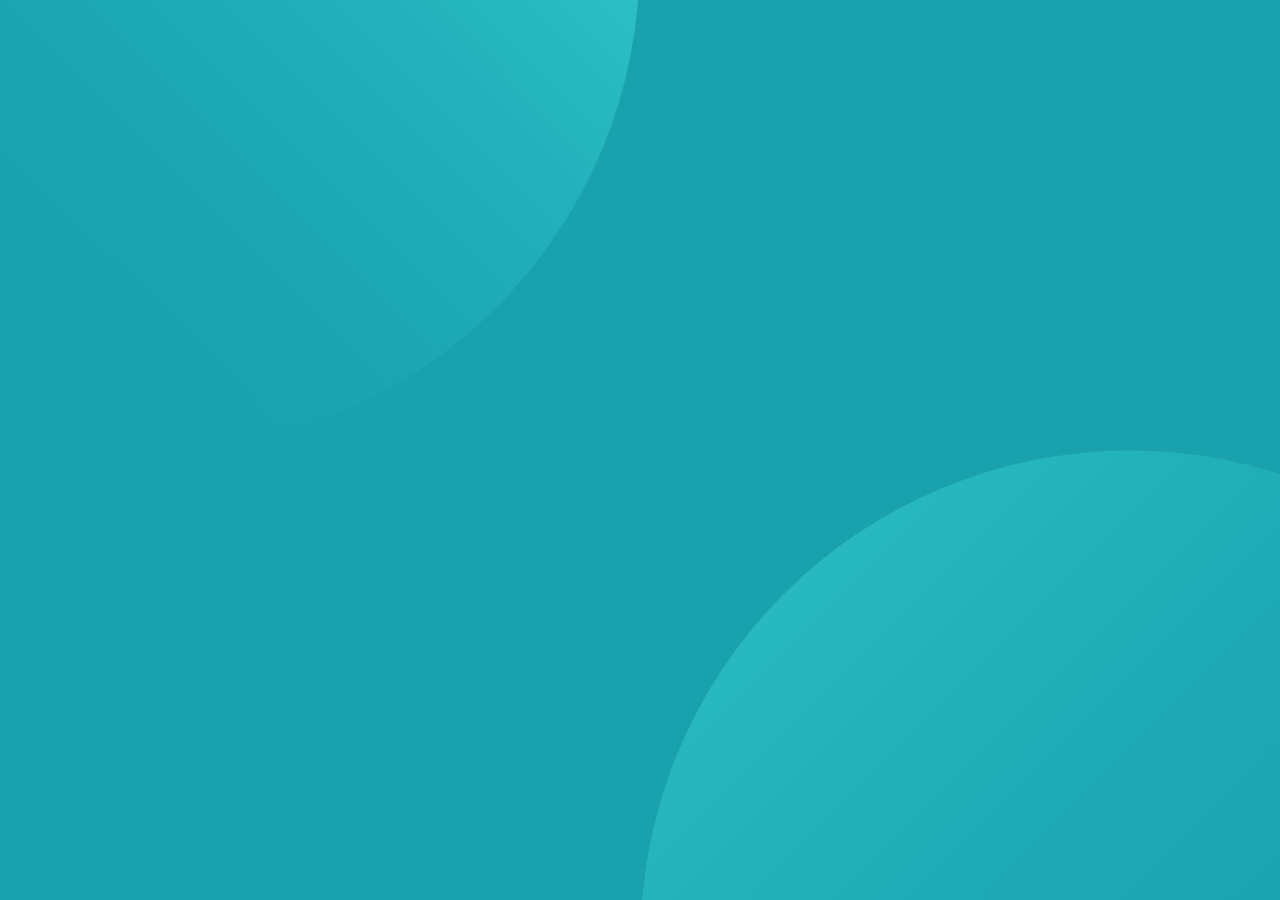
<file: Api-de-pokemon/index.html>
<!DOCTYPE html>
<html lang="es">

<head>
  <meta charset="UTF-8" />
  <meta name="viewport" content="width=device-width, initial-scale=1.0" />
  <title>Suscríbete ❤</title>

  <link rel="shortcut icon" href="./images/favicon-32x32.png" type="image/x-icon" />
  <link rel="preconnect" href="https://fonts.gstatic.com">
  <link href="https://fonts.googleapis.com/css2?family=Kumbh+Sans:wght@400;700&display=swap" rel="stylesheet">
  <link rel="stylesheet" href="./css/normalize.css">
  <link rel="stylesheet" href="./css/estilos.css" />
</head>

<body>
  <main class="flex"></main>
  <template id="template-card">
    <article class="card">
      <img src="./images/bg-pattern-card.svg" alt="" class="card-header" />
      <div class="card-body">
        <img src="./images/image-victor.jpg" alt="" class="card-body-img" />
        <h1 class="card-body-title">
          Victor charst
          <span>26</span>
        </h1>
        <p class="card-body-text">London</p>
      </div>
      <div class="card-footer">
        <div class="card-footer-social">
          <h3>80K</h3>
          <p>Ataque</p>
        </div>
        <div class="card-footer-social">
          <h3>803K</h3>
          <p>Especial</p>
        </div>
        <div class="card-footer-social">
          <h3>1.4K</h3>
          <p>Defensa</p>
        </div>
      </div>
    </article>
    <form action="">
      <input type="submit" value="Buscar" class="mostrar">
    </form>
  </template>
 
  <script src="js/app.js"></script>
</body>

</html>
</file>
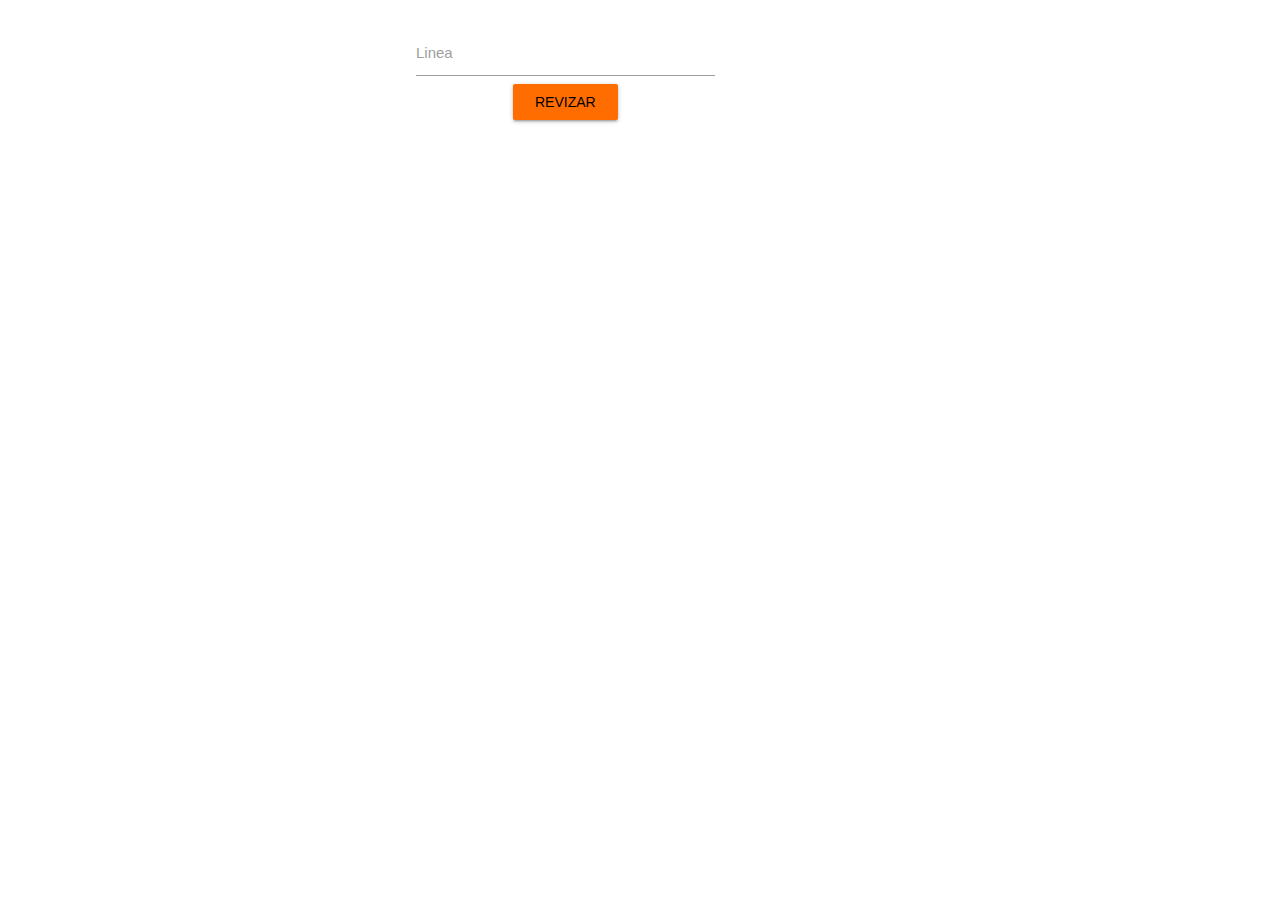
<file: buscador/index.html>
<!DOCTYPE html>
<html lang="en">

<head>
  <meta charset="UTF-8">
  <meta http-equiv="X-UA-Compatible" content="IE=edge">
  <meta name="viewport" content="width=device-width, initial-scale=1.0">
  <title>Materalize</title>
  <link href="https://fonts.googleapis.com/icon?family=Material+Icons" rel="stylesheet">
  <link rel="stylesheet" href="https://cdnjs.cloudflare.com/ajax/libs/materialize/1.0.0/css/materialize.min.css">
</head>


<body>
  <div class="container  ">
    <form class="section form">
      <div class="row ">
        <div class="col s4 center offset-s3 ">
          <div class="row">
            <div class="input-field ">
              <input id="Linea" type="text" class="validate form-text">
              <label for="Linea">Linea</label>
              <input class="waves-effect orange accent-4  btn pulse form-submit " value="Revizar" type="submit">
            </div>

          </div>
        </div>
      </div>
    </form>
    <div class="pintar">

    </div>
      <template id="template">
    <div class="container  ">
      <div class="row center">
        <div class="col s12 m10  ">
          <div class="card  orange accent-4 ">
            <div class="card-imgen">
              <img width="100%">
              <h3 class="card-titlte"></h3>
            </div>
            <div class="card-content white-text">
              <h5></h5>
              <h5></h5>
              <h5></h5>
              <h5></h5>
              <h5></h5>
            </div>
          </div>
        </div> 
      </template>

    <!-- <div class="container  ">
      <div class="row center">
        <div class="col s12 m10  ">
          <div class="card  orange accent-4 ">
            <div class="card-imgen">
              <img width="100%"
                src="[data-uri]"
                alt="" srcset="">
              <h3 class="card-titlte">Spark</h3>
            </div>
            <div class="card-content white-text">
              <h5>Presion LLantas Delanteras = 35</h5>
              <h5>Presion LLantas Traseras = 35</h5>
              <h5>Presion LLanta de repuesto = 35</h5>
              <h5>Cilindraje = 358552</h5>
              <h5>Carroseria = MonoCasco</h5>
            </div>
          </div>
        </div> -->

      </div>
    </div>

  </div>

  <script src="https://cdnjs.cloudflare.com/ajax/libs/materialize/1.0.0/js/materialize.min.js"></script>
  <script src="js/index.js" type="module"></script>
</body>

</html>
</file>
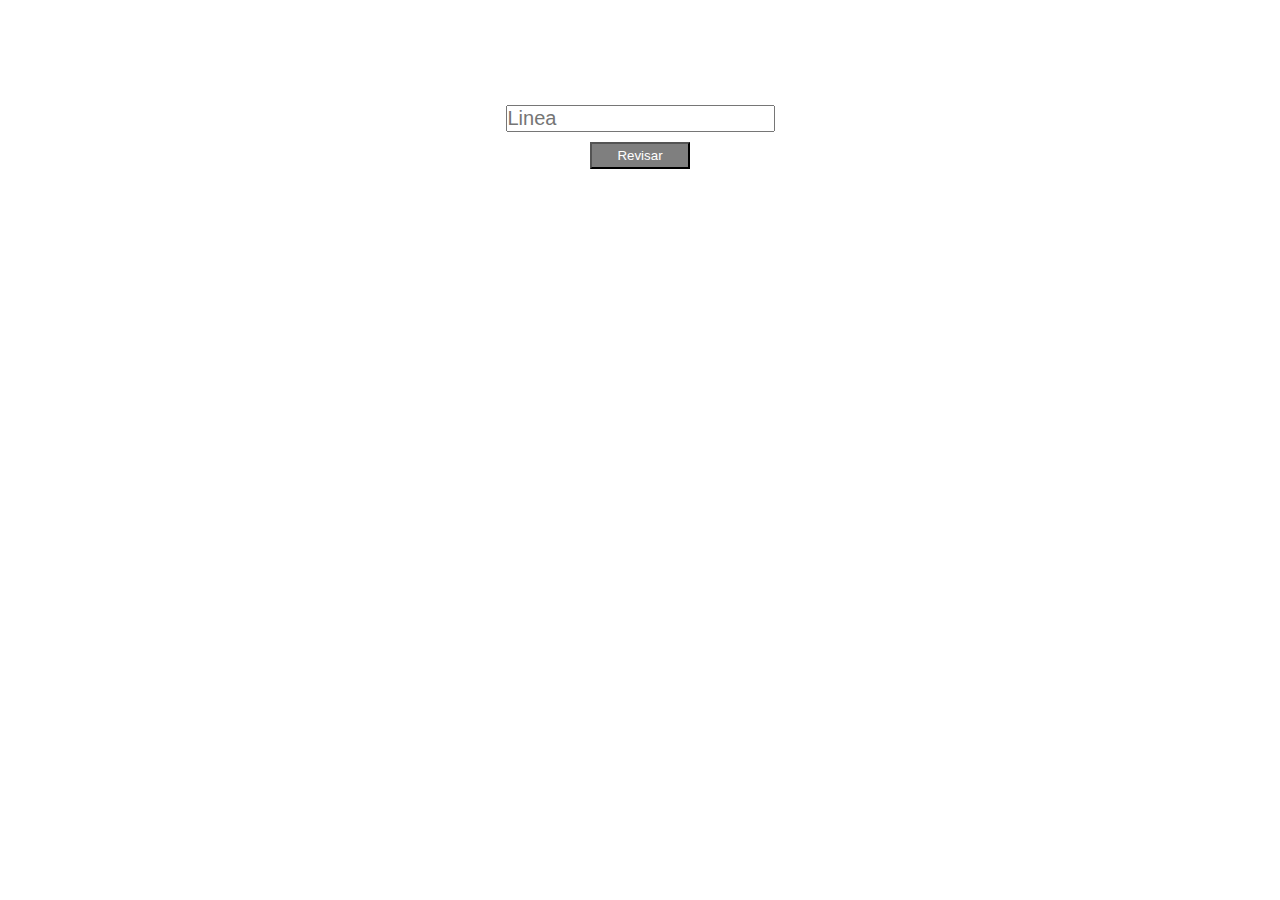
<file: inge/index.html>
<!DOCTYPE html>
<html lang="en">

<head>
  <meta charset="UTF-8">
  <meta http-equiv="X-UA-Compatible" content="IE=edge">
  <meta name="viewport" content="width=device-width, initial-scale=1.0">
  <title>Formulario</title>
  <link rel="stylesheet" href="style.css">
</head>

<body>
  <div class="container">
    <form action="" class="form">
      <input type="text" value="" placeholder="Linea" class="form-text" id="text">
      <input type="submit" value="Revisar" class="form-submit">
    </form>
  </div>
  <div class="pintar">

  </div>
  <template id="template">
    <img>
    <div class="datos">
      <h2> </h2>
      <h2> </h2>
      <h2> </h2>
      <h2> </h2>
      <h2></h2>
      <h2> </h2>
    </div>
  </template>
  <script src="js/index.js" type="module"></script>
</body>

</html>
</file>
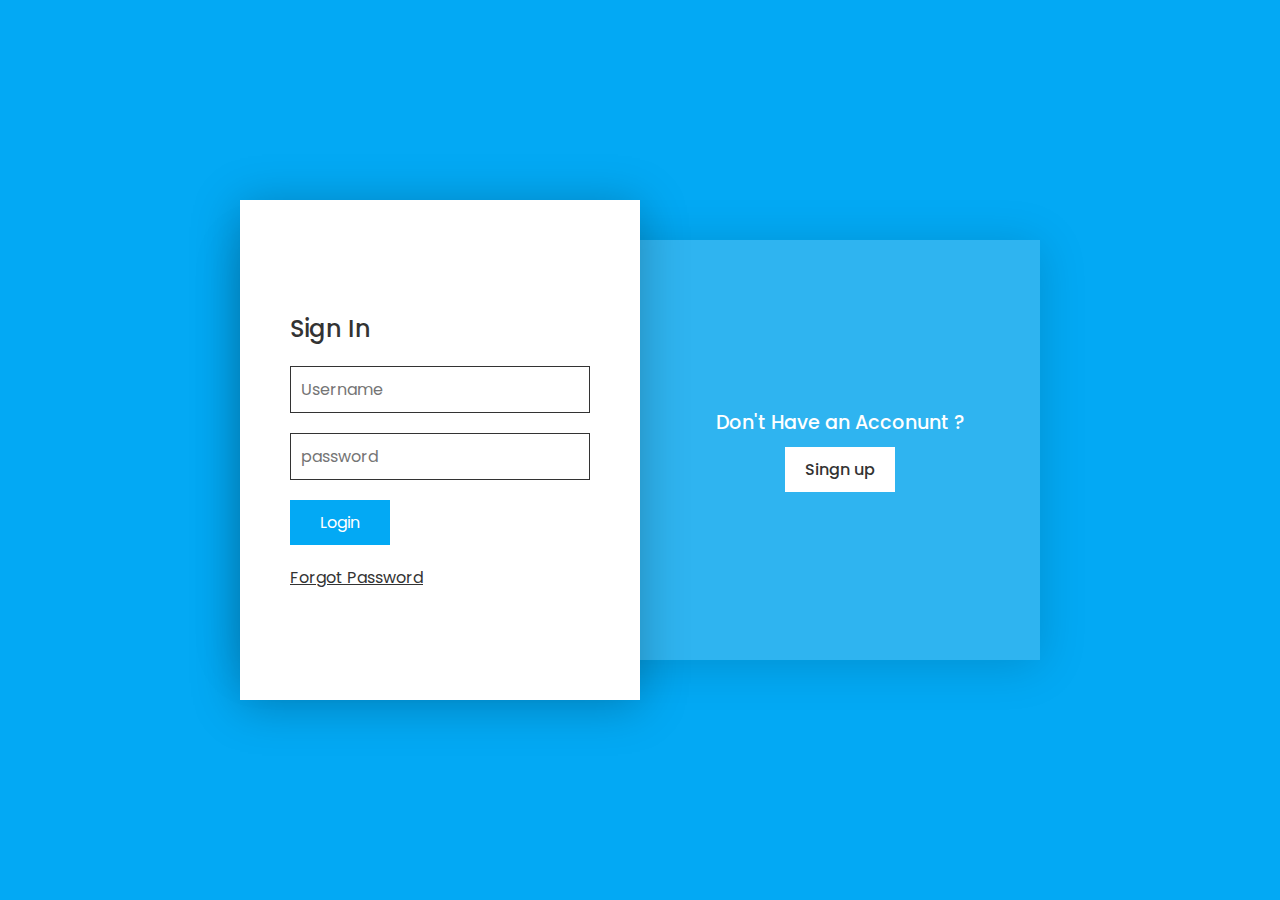
<file: Registration-Form-Using/index.html>
<!DOCTYPE html>
<html lang="es">
<head>
  <meta charset="UTF-8">
  <meta http-equiv="X-UA-Compatible" content="IE=edge">
  <meta name="viewport" content="width=device-width, initial-scale=1.0">
  <title>Responsive Sliding Form</title>
  <link rel="stylesheet" href="style.css" type="text/css">
</head>
<body>
  <div class="container">
    <div class="blueBg">
      <div class="box signin">
        <h2>Already Have an Acconunt ?</h2>
        <button class="signinBtn">Singn in</button>
      </div>
      <div class="box signup">
        <h2>Don't Have an Acconunt ?</h2>
        <button class="signupBtn">Singn up</button>
      </div>
    </div>
    <div class="forBx">
        <div class="form signinForm">
          <form>
            <h3>Sign In</h3>
            <input type="text" placeholder= "Username">
            <input type="text" placeholder = "password">
            <input type="submit" value = "Login">
            <a href="#" class="forgot">Forgot Password</a>
          </form>
        </div>
        <div class="form signupForm">
          <form>
            <h3>Sign Up</h3>
            <input type="text" placeholder="Username">
            <input type="text" placeholder="Email Address">
            <input type="password" placeholder="Password">
            <input type="text" placeholder="Confirm Password">
            <input type="submit" value="register">
            <!-- <a href="#" class="forgot">Forgot Password</a> -->
          </form>
        </div>
    </div>
  </div>
<script>
  const signin = document.querySelector('.signinBtn');
  const signup = document.querySelector('.signupBtn');
  const forBx = document.querySelector('.forBx');
  const body = document.querySelector('body')

  signup.addEventListener('click', () =>{
    forBx.classList.add('active')
    body.classList.add('active')

  })
  signin.addEventListener('click',() => {
      forBx.classList.remove('active')
      body.classList.remove('active')

    })

</script>
</body>
</html>
</file>
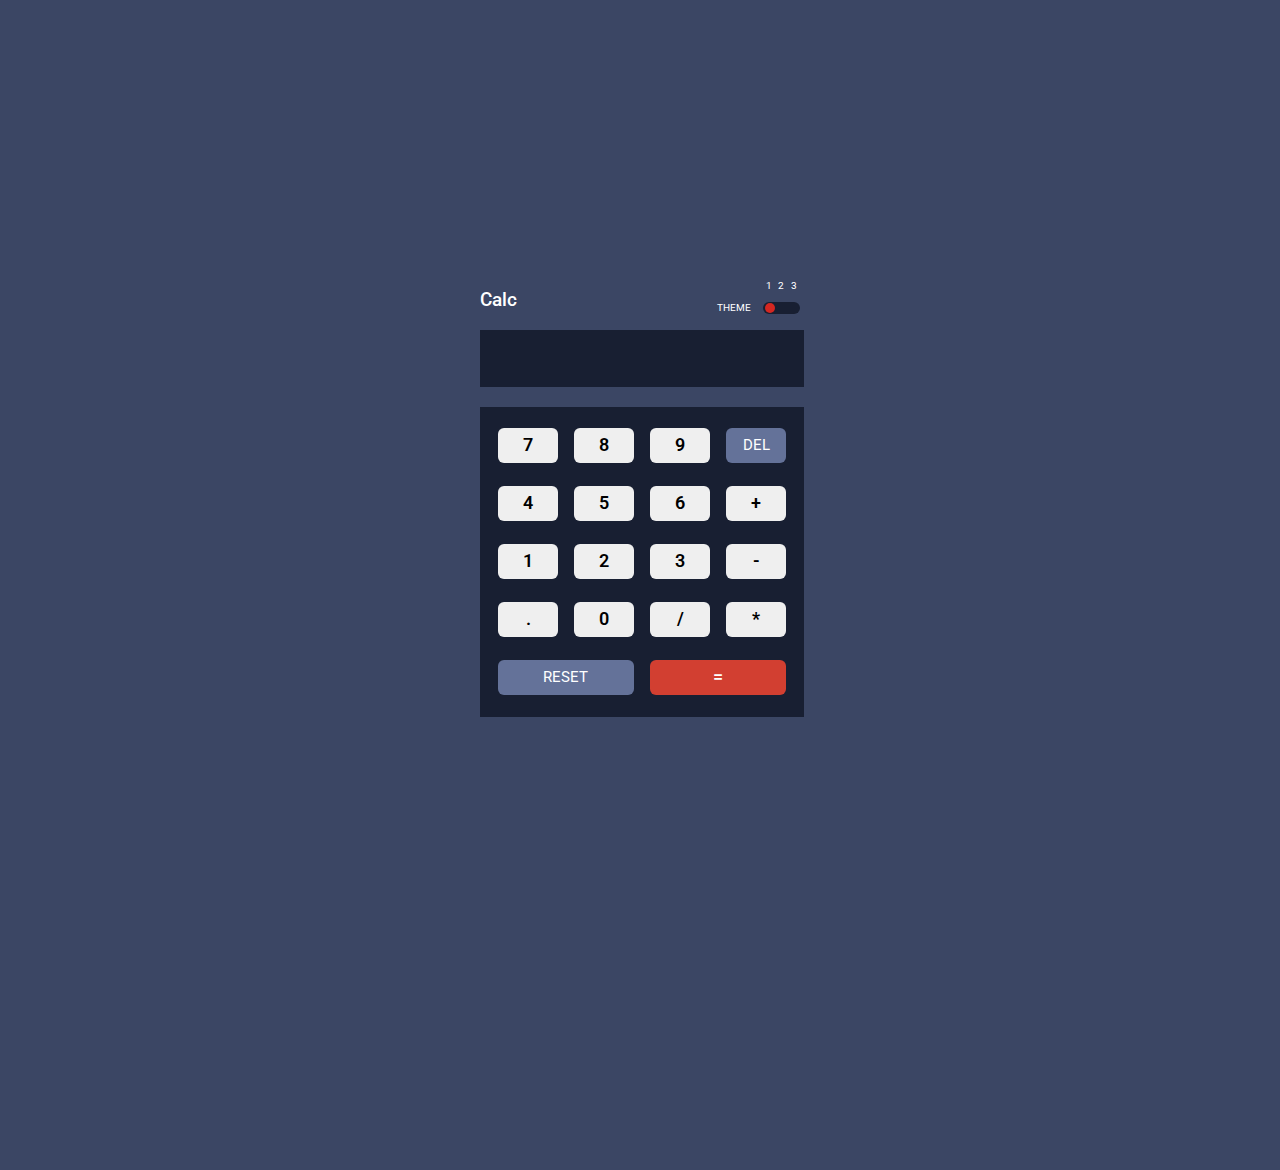
<file: josedavid1996.github.io/calculadora/index.html>
<!DOCTYPE html>
<html lang="en">

<head>
  <meta charset="UTF-8">
  <meta http-equiv="X-UA-Compatible" content="IE=edge">
  <meta name="viewport" content="width=device-width, initial-scale=1.0">
  <link rel="stylesheet" href="css/materialize.css">
  <link rel="stylesheet" href="css/style.css">
  <link rel="shortcut icon" href="imagenes/calculadora.png" type="image/x-icon">
  <title>Calculadora</title>
</head>

<body>
  <div class="container">
    <div class="calculadora">
      <!-- Comienza el header -->
      <header class="header">
        <nav class="header__navegacion">
          <ul class="header__lista">
            <li class="item__lista">
              <h3>Calc</h3>
            </li>
            <li class="item__lista">
              <p class="item__parrafo">THEME</p>
              <div class="item__opciones">
                <span class="">
                  <p>1</p>
                  <p>2</p>
                  <p>3</p>
                </span>
                <span></span>
              </div>
            </li>
          </ul>
        </nav>
      </header>
      <!-- fin el header -->

      <!-- Comienzo del Formulario -->
      <form class="formulario" name="calc">
        <input type="text" readonly class="formulario__input" name="txt">
        <div class="botones">
          <button type="button" class="siete" onclick="document.calc.txt.value += '7'">7</button>
          <button type="button" class="ocho" onclick="document.calc.txt.value += '8'">8</button>
          <button type="button" class="nueve" onclick="document.calc.txt.value += '9'">9</button>
          <button type="button" id="del" class="del">DEL</button>
          <button type="button" class="cuatro" onclick="document.calc.txt.value += '4'">4</button>
          <button type="button" class="cinco" onclick="document.calc.txt.value += '5'">5</button>
          <button type="button" class="seis" onclick="document.calc.txt.value += '6'">6</button>
          <button type="button" class="suma" onclick="document.calc.txt.value += '+'">+</button>
          <button type="button" class="uno" onclick="document.calc.txt.value += '1'">1</button>
          <button type="button" class="dos" onclick="document.calc.txt.value += '2'">2</button>
          <button type="button" class="tres" onclick="document.calc.txt.value += '3'">3</button>
          <button type="button" class="resta" onclick="document.calc.txt.value += '-'">-</button>
          <button type="button" class="punto" onclick="document.calc.txt.value += '.'">.</button>
          <button type="button" class="cero" onclick="document.calc.txt.value += '0'">0</button>
          <button type="button" class="division" onclick="document.calc.txt.value += '/'">/</button>
          <button type="button" class="multiplicacion" onclick="document.calc.txt.value += '*'">*</button>
          <button type="button" class="reset" onclick="calc.txt.value = ''">RESET</button>
          <button type="button" class="igual" onclick="document.calc.txt.value = eval(calc.txt.value)">=</button>
        </div>
      </form>
      <!-- fin del Formulario -->
    </div>
  </div>
  <script>
    document.querySelector(".del").addEventListener("click", (e) => {
      if (e.target === del) {
        document.calc.txt.value = document.calc.txt.value.slice(0, -1)
      }
    })
  </script>
</body>

</html>
</file>
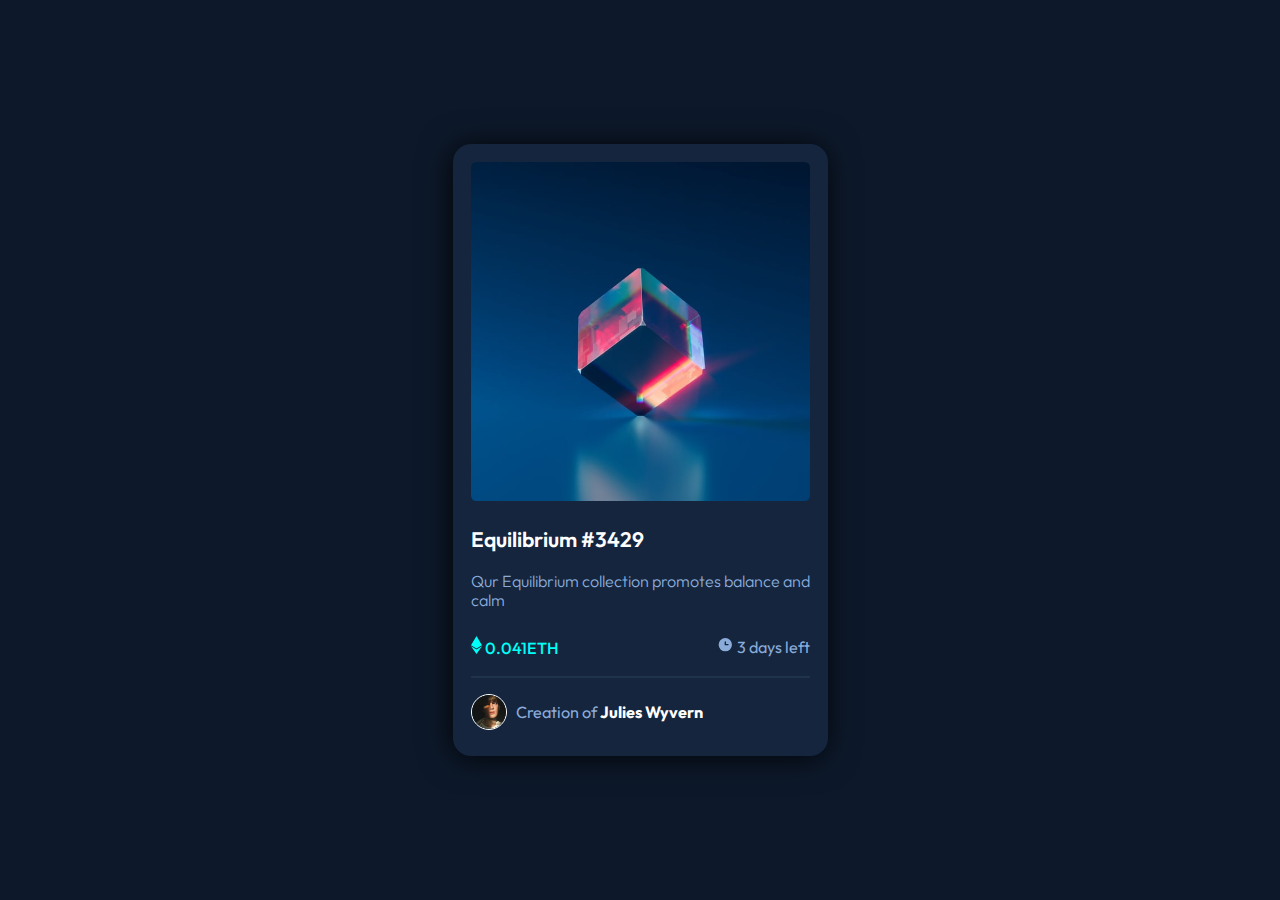
<file: josedavid1996.github.io/Card/index.html>
<!DOCTYPE html>
<html lang="en">

<head>
  <meta charset="UTF-8">
  <meta http-equiv="X-UA-Compatible" content="IE=edge">
  <meta name="viewport" content="width=device-width, initial-scale=1.0">
  <title>Card</title>
  <link rel="stylesheet" href="css/normalize.css">
  <link rel="stylesheet" href="css/style.css">
</head>

<body>
  <div class="card">
    <img src="img/hero.jpg" alt="Hero" class="card__imagen">
    <h3 class="card__title">Equilibrium #3429</h3>
    <p class="card__text">Qur Equilibrium collection promotes balance and calm</p>
    <div class="date">
      <span>
        <img src="img/icon-ethereum.svg" alt="ethereum">
        0.041ETH
      </span>
      <span><img src="img/icon-clock.svg" alt="clock"> 3 days left</span>
    </div>
    <hr>
    <footer class="footer">
      <img src="img/image-avatar.png" alt="Avatar">
      <p class="footer__text">
        Creation of <span>Julies Wyvern</span>
      </p>
    </footer>
  </div>
</body>

</html>
</file>
<file: Api-de-pokemon/css/estilos.css>
:root {
  --dark-cyan: hsl(185, 75%, 39%);
  --very-dark: hsl(229, 23%, 23%);
  --dark-gray: hsl(227, 10%, 46%);
  --light-gray: hsl(227, 10%, 90%);
}

html {
  -webkit-box-sizing: border-box;
  box-sizing: border-box;
  font-size: 62.5%;
}

*,
*:before,
*:after {
  -webkit-box-sizing: inherit;
  box-sizing: inherit;
}

body {
  font-family: "Kumbh Sans", sans-serif;
  background-color: var(--dark-cyan);
  background-image: url("../images/bg-pattern-top.svg"),
    url("../images/bg-pattern-bottom.svg");
  background-repeat: no-repeat, no-repeat;
  background-position: right 50vw bottom 50vh, left 50vw top 50vh;
}

.flex {
  display: -webkit-box;
  display: -ms-flexbox;
  display: flex;
  -webkit-box-pack: center;
  -ms-flex-pack: center;
  justify-content: center;
  -webkit-box-align: center;
  -ms-flex-align: center;
  align-items: center;
  height: 100vh;
  flex-direction: column;
}

.card {
  background-color: white;
  border-radius: 20px;
  overflow: hidden;
  max-width: 320px;
  -webkit-box-shadow: 0px 1px 10px rgba(0, 0, 0, 0.315);
  box-shadow: 0px 1px 10px rgba(0, 0, 0, 0.315);
}

.card-header {
  width: 100%;
  display: block;
}

.card-body {
  display: -webkit-box;
  display: -ms-flexbox;
  display: flex;
  -webkit-box-orient: vertical;
  -webkit-box-direction: normal;
  -ms-flex-direction: column;
  flex-direction: column;
  -webkit-box-align: center;
  -ms-flex-align: center;
  align-items: center;
  border-bottom: 1px solid var(--light-gray);
}

.card-body-img {
  border: 5px solid white;
  background-color: white;
  border-radius: 50%;
  margin-top: calc(-100px - 5px);
  width: 200px;
  height: 200px;
}

.card-body-title {
  margin: 0;
  margin-top: 2rem;
  color: var(--very-dark);
  font-size: 1.8rem;
  text-transform: capitalize;
}

.card-body-title span {
  color: var(--dark-gray);
  font-weight: 400;
}

.card-body-text {
  font-size: 1.7rem;
  color: var(--dark-gray);
  margin-bottom: 2rem;
}

.card-footer {
  display: -webkit-box;
  display: -ms-flexbox;
  display: flex;
  -webkit-box-pack: space-evenly;
  -ms-flex-pack: space-evenly;
  justify-content: space-evenly;
}

.card-footer-social {
  text-align: center;
}

.card-footer-social h3 {
  margin-top: 2rem;
  margin-bottom: 0.5rem;
  font-size: 2rem;
  color: var(--very-dark);
}

.card-footer-social p {
  margin-top: 0;
  margin-bottom: 2rem;
  letter-spacing: 1px;
  color: var(--dark-gray);
  font-weight: 700;
  font-size: 1.2rem;
}
form {
  display: flex;
  justify-content: center;
  margin-top: 15px;
}
.mostrar {
  width: 100px;
  height: 40px;
  font-size: 18px;
  font-weight: 700;
  border: 2px solid #0099cc;
  background: white;
  border-radius: 6px;
  -webkit-box-shadow: 0px 1px 10px rgba(0, 0, 0, 0.315);
  box-shadow: 0px 1px 10px rgba(0, 0, 0, 0.315);
}
.mostrar:hover {
  background-color: #0099cc;
  border: 2px solid black;
}
/*# sourceMappingURL=estilos.css.map */
</file>
<file: inge/style.css>
*{
  margin: 0;
  padding: 0;
  box-sizing: border-box;
}

form{
  display: flex;
  justify-content: center;
  align-items: center;
  flex-direction: column;
  width: 100%;
  height: 273px;
}

.form-text{
  font-size: 20px;
}
.form-submit{
  margin-top: 10px;
  width: 100px;
  height: 27px;
  background-color: rgba(0, 0, 0, .5);
  color: white;
}
.pintar{
  display:flex;
  justify-content: center;
  align-items: center;
  flex-direction: column;
}
.pintar img{
  margin-bottom: 30px;
  width: 300px;
  height: 160px;
}
</file>
<file: Registration-Form-Using/style.css>
@import url("https://fonts.googleapis.com/css2?family=Poppins:ital,wght@0,300;0,400;0,500;0,600;0,700;0,800;1,100&display=swap");

* {
  margin: 0;
  padding: 0;
  box-sizing: border-box;
  font-family: "Poppins", sans-serif;
}
body {
  display: flex;
  justify-content: center;
  align-items: center;
  min-height: 100vh;
  background-color: #03a9f4;
  transition: 0.5s;
}
body.active {
  background-color: #f43648;
}
.container {
  position: relative;
  width: 800px;
  height: 500px;
  margin: 20px;
  /* background-color: #ff0; */
}
.blueBg {
  position: absolute;
  top: 40px;
  width: 100%;
  height: 420px;
  display: flex;
  justify-content: center;
  align-items: center;
  background-color: rgba(225, 225, 225, 0.2);
  box-shadow: 0 5px 45px rgba(0, 0, 0, 0.15);
}
.blueBg .box {
  position: relative;
  width: 50%;
  height: 100%;
  display: flex;
  justify-content: center;
  align-items: center;
  flex-direction: column;
}
.blueBg .box h2 {
  color: #fff;
  font-size: 1.2em;
  font-weight: 500;
  margin-bottom: 10px;
}
.blueBg .box button {
  cursor: pointer;
  padding: 10px 20px;
  background-color: #fff;
  color: #333;
  font-size: 16px;
  font-weight: 500;
  border: none;
}

.forBx {
  position: absolute;
  top: 0;
  left: 0;
  width: 50%;
  height: 100%;
  background: #fff;
  z-index: 1000;
  display: flex;
  justify-content: center;
  align-items: center;
  box-shadow: 0 5px 45px rgba(0, 0, 0, 0.25);
  transition: 0.5s ease-in-out;
  overflow: hidden;
}
.active {
  left: 50%;
}
.forBx .form {
  position: absolute;
  left: 0;
  width: 100%;
  padding: 50px;
  transition: 0.5s;
}
.forBx .signinForm {
  transition-delay: 0.25s;
}

.forBx.active .signinForm {
  left: -100%;
  transition-delay: 0;
}

.forBx .signupForm {
  left: 100%;
  transition-delay: 0;
}
.forBx.active .signupForm {
  left: 0;
  transition-delay: 0.25s;
}

.forBx .form form {
  width: 100%;
  display: flex;
  flex-direction: column;
}
.forBx .form form h3 {
  font-size: 1.5em;
  color: #333;
  margin-bottom: 20px;
  font-weight: 500;
}
.forBx .form form input {
  width: 100%;
  margin-bottom: 20px;
  padding: 10px;
  outline: none;
  font-size: 16px;
  border: 1px solid #333;
}
.forBx .form form input[type="submit"] {
  background: #03a9f4;
  border: none;
  color: #fff;
  max-width: 100px;
  cursor: pointer;
}
.forBx.active .signupForm input[type="submit"] {
  background: #f43648;
}
.forgot {
  color: #333;
}

@media (max-width: 991px) {
  .container {
    max-width: 400px;
    height: 650px;
    display: flex;
    justify-content: center;
    align-items: center;
  }
  .container .blueBg {
    top: 0;
    height: 100%;
  }
  .forBx {
    width: 100%;
    height: 500px;
    top: 0;
    box-shadow: none;
  }
  .blueBg .box {
    position: absolute;
    width: 100%;
    height: 150px;
    bottom: 0;
  }
  .box.signin {
    top: 0;
  }
  .forBx.active {
    left: 0;
    top: 150px;
  }
}
</file>
<file: josedavid1996.github.io/calculadora/css/style.css>
@import url("https://fonts.googleapis.com/css2?family=Roboto:wght@300;400;500&display=swap");

body {
  background-color: #3b4664;
  font-family: "Roboto", sans-serif;
}

.container {
  width: 100%;
  min-height: 100vh;
}

.calculadora {
  width: 320px;
  height: 50%;
  margin: 270px auto;
  /* background-color: aqua; */
}
.header__lista {
  padding: 0;
  width: 100%;
  display: flex;
  align-items: center;
  justify-content: space-between;
  color: #fff;
}
.item__lista {
  list-style: none;
  display: flex;
  height: 100%;
  align-items: end;
}
.header__lista h3 {
  font-weight: 500;
  margin-bottom: 0;
}

.header__lista .item__parrafo {
  margin: 0 12px 0 0;
  font-size: 10px;
}
.item__opciones {
  width: 37px;
  display: flex;
  flex-direction: column;
}
.item__opciones span:nth-child(1) {
  font-size: 10px;
  display: flex;
  justify-content: space-around;
}
.item__opciones span:nth-child(2) {
  width: 100%;
  height: 12px;
  border-radius: 12px;
  background-color: #181f32;
}
.item__opciones span:nth-child(2)::after {
  content: " ";
  display: block;
  width: 10px;
  height: 10px;
  background-color: #d42721;
  border-radius: 50%;
  margin-left: 2px;
  margin-top: 1px;
}

/* formulario */
.formulario {
  width: 100%;
}
.formulario__input {
  width: 100%;
  height: 55px;
  background-color: #181f32;
  border: none;
  margin-bottom: 20px;
  color: #fff;
  font-size: 28px;
  font-weight: 500;
}

.botones {
  width: 95%;
  background-color: #181f32;
  height: 290px;
  display: grid;
  justify-items: center;
  align-items: center;
  grid-template-columns: repeat(4, 1fr);
  grid-template-rows: repeat(5, 1fr);
  padding: 10px;
}
.botones button {
  width: 60px;
  height: 35px;
  border-radius: 6px;
  border: none;
  font-weight: 600;
  font-size: 18px;
  cursor: pointer;
}
.botones .del,
.botones .reset {
  background-color: #647299;
  color: #fff;
  font-size: 15px;
  font-weight: 400;
}
.botones .reset {
  grid-column: 1 / span 2;
  width: 90%;
}

.botones .igual {
  background-color: #d23f31;
  color: #fff;
  font-weight: 500;
  width: 90%;
  grid-column: 3 / span 2;
}
</file>
<file: josedavid1996.github.io/Card/css/style.css>
@import url("https://fonts.googleapis.com/css2?family=Outfit:wght@300;400;600&display=swap");

:root {
  --color-lyrics-primary: #8bacda;
  --color-lyrics-secundary: #00fff7;
  --bg-color-primary: #0d192b;
  --bg-color-secundary: hsl(216, 50%, 16%);
  /* -- Very dark blue (line): hsl(215, 32%, 27%); */
  --color-white: hsl(0, 0%, 100%);
}

html {
  box-sizing: border-box;
  font-family: "Outfit", sans-serif;
  font-size: 18px;
  background-color: var(--bg-color-primary);
}

*,
*::after,
*::before {
  box-sizing: border-box;
}
body {
  width: 100%;
  min-height: 100vh;
  display: flex;
  justify-content: center;
  align-items: center;
}
.card {
  background-color: var(--bg-color-secundary);
  width: 375px;
  /* height: 600px; */
  padding: 1rem;
  border-radius: 1rem;
  box-shadow: -2px 2px 31px 2px rgba(0, 0, 0, 0.75);
}
.card__imagen {
  width: 100%;
  border-radius: 0.3rem;
}
.card__title {
  color: var(--color-white);
  font-weight: 600;
}
.card__text {
  color: var(--color-lyrics-primary);
  font-weight: 300;
  font-size: 0.9rem;
  margin-bottom: 1.5rem;
}

.date {
  display: flex;
  justify-content: space-between;
  color: var(--color-lyrics-primary);
  font-size: 0.9rem;
  margin-bottom: 1rem;
}

.date span:nth-child(1) {
  color: var(--color-lyrics-secundary);
  font-weight: 500;
}
.footer {
  display: flex;
  justify-content: start;
  align-items: center;
}
.footer img {
  width: 2rem;
  height: 2rem;
  border: 1px solid var(--color-white);
  border-radius: 50%;
  margin-right: 0.5rem;
}
.footer__text {
  font-size: 0.9rem;
  color: var(--color-lyrics-primary);
}
hr {
  border: 0.5px solid var(--color-lyrics-primary);
  opacity: 0.1;
}
.footer__text span {
  font-weight: 700;
  color: var(--color-white);
}
</file>
